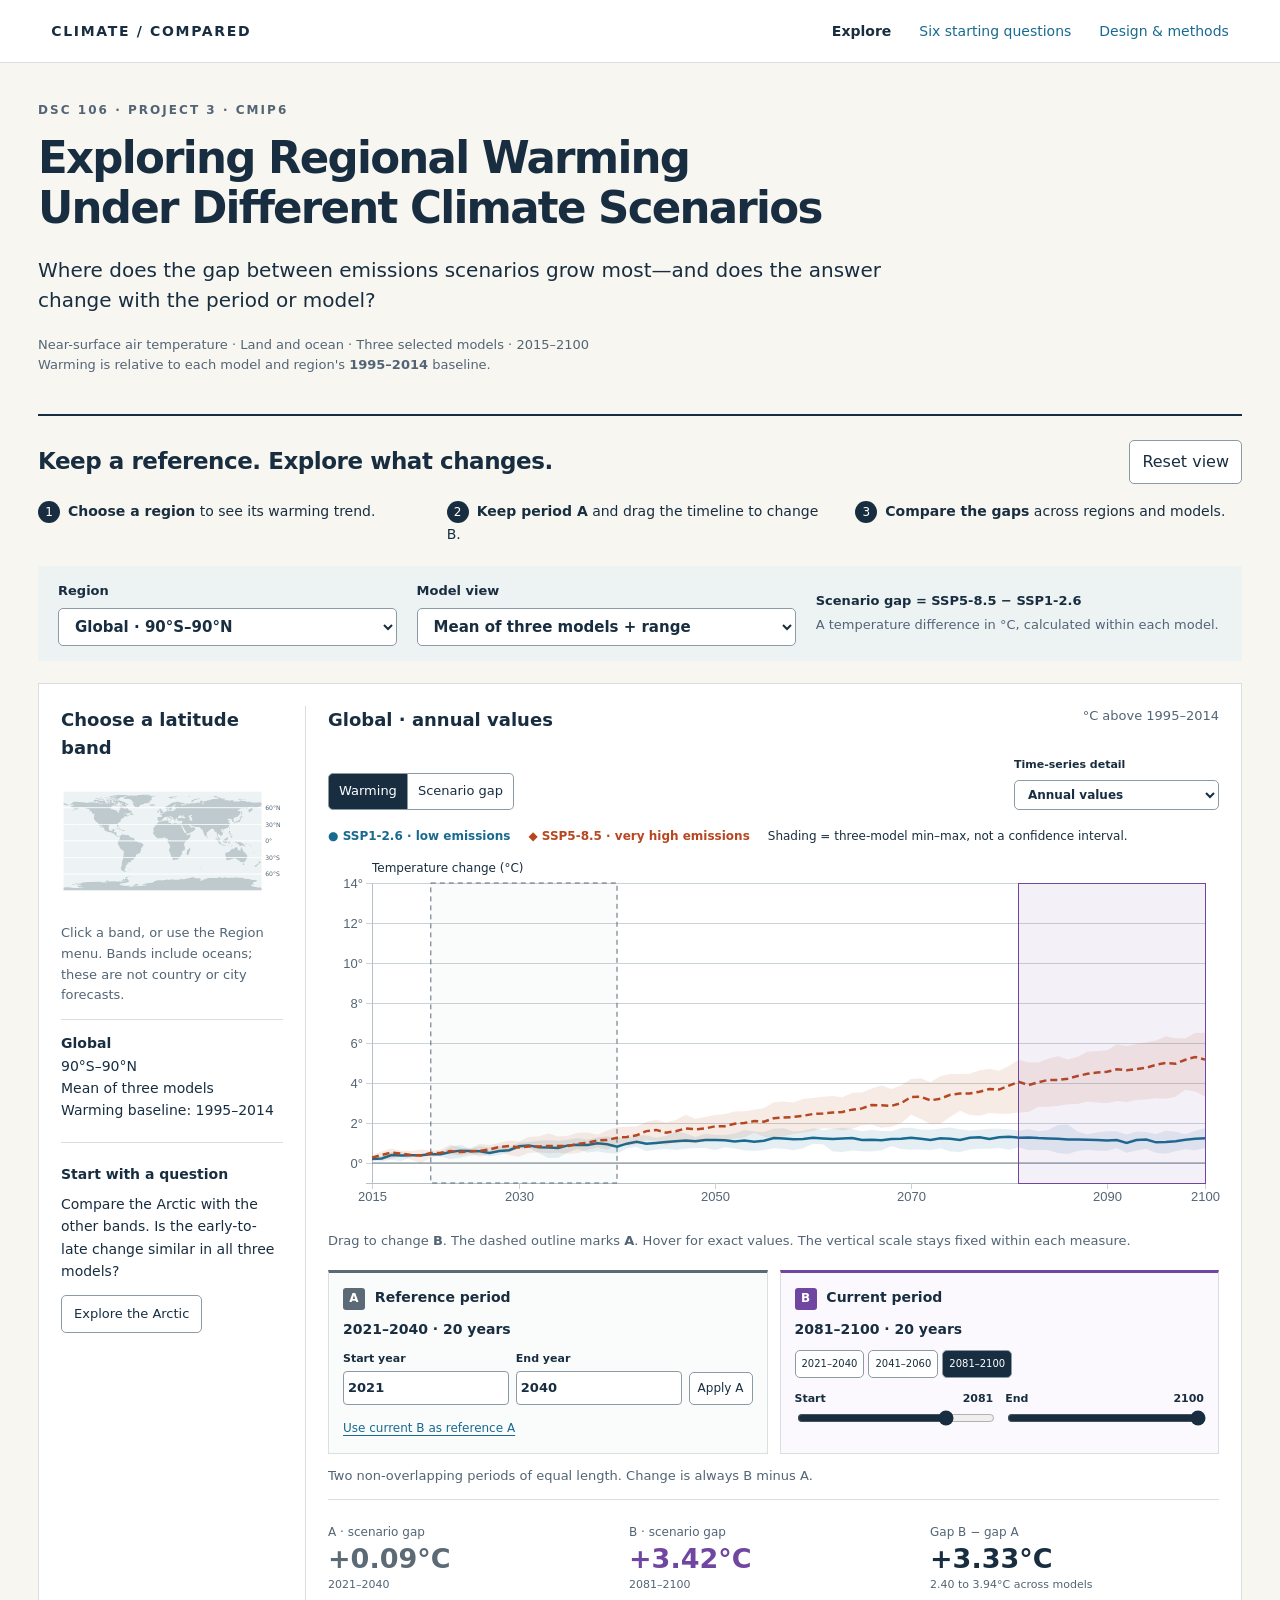
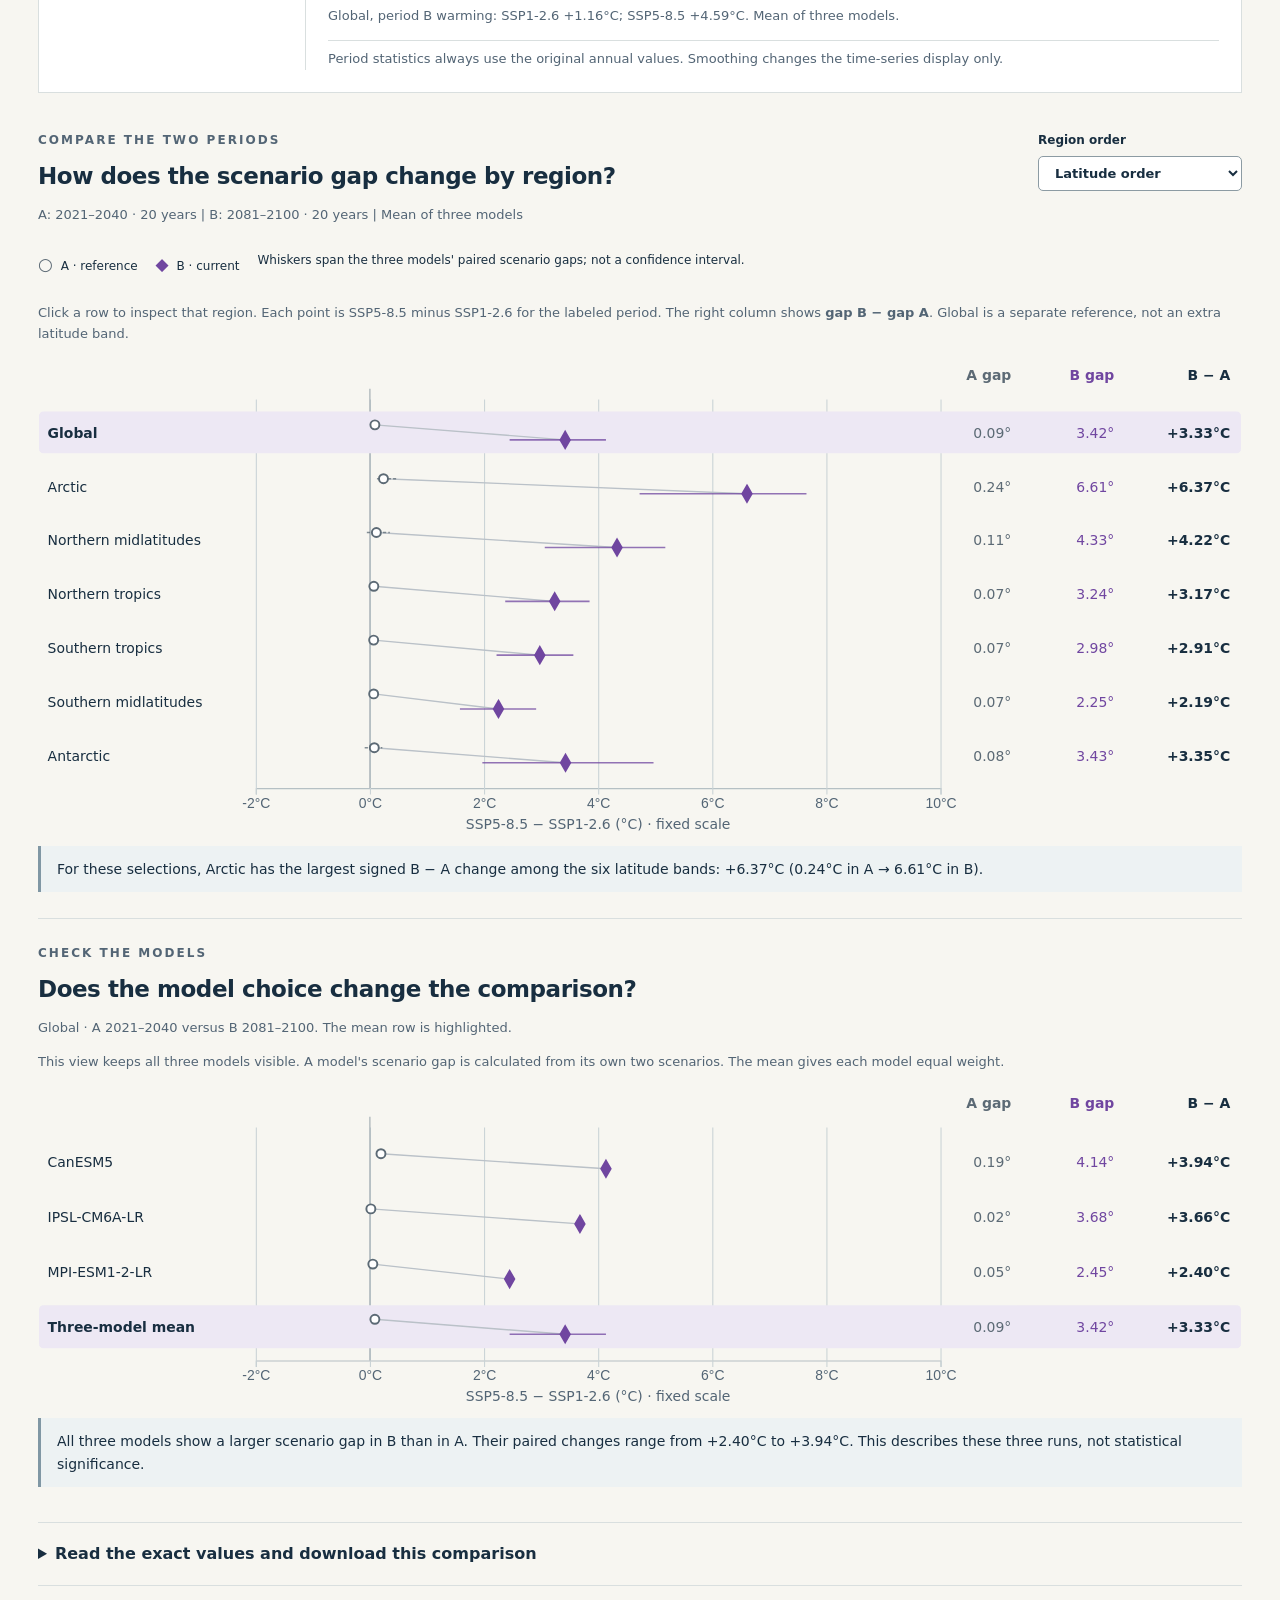
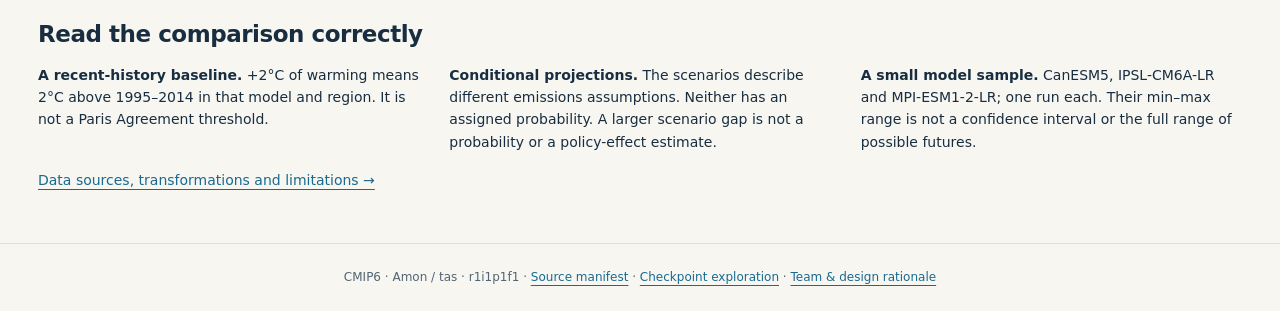
<file: index.html>
<!doctype html>
<html lang="en">
<head>
<meta charset="utf-8"><meta name="viewport" content="width=device-width, initial-scale=1">
<meta name="description" content="Explore how regional warming and the gap between CMIP6 emissions scenarios change across periods and models.">
<title>Exploring Regional Warming Under Different Climate Scenarios</title>
<link rel="icon" href="favicon.svg" type="image/svg+xml"><link rel="stylesheet" href="style.css">
<script defer src="vendor/d3.v7.min.js"></script><script defer src="vendor/topojson-client.min.js"></script><script defer src="climate-core.js"></script><script defer src="app.js"></script>
</head>
<body>
<a class="skip" href="#explore">Skip to visualization</a>
<header class="top"><a class="brand" href="index.html">CLIMATE / COMPARED</a><nav aria-label="Main"><a aria-current="page" href="index.html">Explore</a><a href="exploration.html">Six starting questions</a><a href="writeup.html">Design &amp; methods</a></nav></header>
<main>
<section class="hero"><p class="eyebrow">DSC 106 · PROJECT 3 · CMIP6</p><h1>Exploring Regional Warming<br>Under Different Climate Scenarios</h1><p class="intro">Where does the gap between emissions scenarios grow most—and does the answer change with the period or model?</p><p class="scope">Near-surface air temperature · Land and ocean · Three selected models · 2015–2100<br>Warming is relative to each model and region's <strong>1995–2014</strong> baseline.</p></section>
<section id="explore" aria-labelledby="explore-title">
<div class="section-head"><h2 id="explore-title">Keep a reference. Explore what changes.</h2><button id="reset" type="button">Reset view</button></div>
<ol class="explore-steps"><li><strong>Choose a region</strong> to see its warming trend.</li><li><strong>Keep period A</strong> and drag the timeline to change B.</li><li><strong>Compare the gaps</strong> across regions and models.</li></ol>
<p id="load-status" role="status">Loading the CMIP6 subset…</p>
<div class="controls final-controls"><label>Region<select id="region"></select></label><label>Model view<select id="model"><option value="mean">Mean of three models + range</option></select></label><div class="baseline-note"><strong>Scenario gap = SSP5-8.5 − SSP1-2.6</strong><span>A temperature difference in °C, calculated within each model.</span></div></div>
<div class="workspace">
<aside><h3>Choose a latitude band</h3><svg id="map" viewBox="0 0 400 250" role="group" aria-label="World map with selectable latitude bands"></svg><p class="small">Click a band, or use the Region menu. Bands include oceans; these are not country or city forecasts.</p><div id="region-facts"></div><div class="try"><strong>Start with a question</strong><p>Compare the Arctic with the other bands. Is the early-to-late change similar in all three models?</p><button id="try-arctic" type="button">Explore the Arctic</button></div></aside>
<article class="chart-panel">
<div class="chart-heading"><h3 id="line-title">Warming through time</h3><span id="timeline-unit">°C above 1995–2014</span></div>
<div class="timeline-controls"><div class="segmented" role="group" aria-label="Timeline measure"><button type="button" data-measure="warming" aria-pressed="true">Warming</button><button type="button" data-measure="gap" aria-pressed="false">Scenario gap</button></div><label class="detail-label">Time-series detail<select id="smoothing"><option value="annual">Annual values</option><option value="smooth">10-year trailing average</option></select></label></div>
<div id="timeline-legend" class="legend"></div>
<svg id="timeline" viewBox="0 0 860 360" role="img" aria-label="Temperature anomaly time series"></svg>
<p class="small">Drag to change <strong>B</strong>. The dashed outline marks <strong>A</strong>. Hover for exact values. The vertical scale stays fixed within each measure.</p>
<div class="period-cards">
<section class="period-card reference-card" aria-labelledby="reference-heading"><h4 id="reference-heading"><span class="period-token reference-token">A</span> Reference period</h4><p id="reference-label" class="period-label"></p><form id="reference-form" class="reference-form"><label>Start year<input id="a-start" type="number" min="2015" max="2100" step="1" value="2021" required></label><label>End year<input id="a-end" type="number" min="2015" max="2100" step="1" value="2040" required></label><button type="submit">Apply A</button></form><button id="pin-reference" class="text-button" type="button">Use current B as reference A</button><p id="reference-error" class="small form-error" role="alert" hidden></p></section>
<section class="period-card current-card" aria-labelledby="current-heading"><h4 id="current-heading"><span class="period-token current-token">B</span> Current period</h4><p id="period-label" class="period-label"></p><div class="presets"><button type="button" data-period="2021,2040">2021–2040</button><button type="button" data-period="2041,2060">2041–2060</button><button type="button" data-period="2081,2100">2081–2100</button></div><div class="sliders"><label for="start">Start <output id="start-out"></output><input id="start" type="range" min="2015" max="2100" value="2081"></label><label for="end">End <output id="end-out"></output><input id="end" type="range" min="2015" max="2100" value="2100"></label></div></section>
</div>
<p id="period-notice" class="small period-notice"></p>
<div id="summary" class="summary" aria-live="polite"></div><p id="current-warming" class="small"></p>
<p class="small calculation-note">Period statistics always use the original annual values. Smoothing changes the time-series display only.</p>
</article>
</div>
<section class="comparison" aria-labelledby="comparison-title"><div class="chart-heading"><div><p class="eyebrow">COMPARE THE TWO PERIODS</p><h2 id="comparison-title">How does the scenario gap change by region?</h2></div><label class="sort-label">Region order<select id="sort"><option value="latitude">Latitude order</option><option value="change">Largest B − A change</option></select></label></div><p id="comparison-period" class="small"></p><div class="legend period-legend"><span><b class="reference-ink">○</b> A · reference</span><span><b class="current-ink">◆</b> B · current</span><span>Whiskers span the three models' paired scenario gaps; not a confidence interval.</span></div><p class="small">Click a row to inspect that region. Each point is SSP5-8.5 minus SSP1-2.6 for the labeled period. The right column shows <strong>gap B − gap A</strong>. Global is a separate reference, not an extra latitude band.</p><div class="chart-scroll" tabindex="0" aria-label="Regional comparison; scroll horizontally on small screens"><svg id="comparison" viewBox="0 0 1120 440" role="group" aria-label="Regional scenario gaps in periods A and B"></svg></div><p id="comparison-insight" class="comparison-insight" aria-live="polite"></p></section>
<section class="model-section" aria-labelledby="model-title"><div class="chart-heading"><div><p class="eyebrow">CHECK THE MODELS</p><h2 id="model-title">Does the model choice change the comparison?</h2></div></div><p id="model-context" class="small"></p><p class="small">This view keeps all three models visible. A model's scenario gap is calculated from its own two scenarios. The mean gives each model equal weight.</p><div class="chart-scroll" tabindex="0" aria-label="Model comparison; scroll horizontally on small screens"><svg id="model-comparison" viewBox="0 0 1120 295" role="img" aria-label="Scenario gaps in periods A and B for each model"></svg></div><p id="model-insight" class="comparison-insight"></p></section>
<details class="data-details"><summary>Read the exact values and download this comparison</summary><div id="table-wrap"></div><button id="download" type="button">Download A/B comparison CSV</button> <a href="data/climate.csv" download>Download all annual values</a><p class="small">Values are rounded here; the CSV keeps additional decimal places. The comparison CSV includes both periods, each model and their mean, and the signed change.</p></details>
</section>
<section class="method-strip"><h2>Read the comparison correctly</h2><div><p><strong>A recent-history baseline.</strong> +2°C of warming means 2°C above 1995–2014 in that model and region. It is not a Paris Agreement threshold.</p><p><strong>Conditional projections.</strong> The scenarios describe different emissions assumptions. Neither has an assigned probability. A larger scenario gap is not a probability or a policy-effect estimate.</p><p><strong>A small model sample.</strong> CanESM5, IPSL-CM6A-LR and MPI-ESM1-2-LR; one run each. Their min–max range is not a confidence interval or the full range of possible futures.</p></div><a href="writeup.html#methods">Data sources, transformations and limitations →</a></section>
</main>
<footer>CMIP6 · Amon / tas · r1i1p1f1 · <a href="data/provenance.json">Source manifest</a> · <a href="exploration.html">Checkpoint exploration</a> · <a href="writeup.html">Team &amp; design rationale</a></footer>
<div id="tooltip" role="status" class="tooltip" hidden></div>
</body></html>
</file>
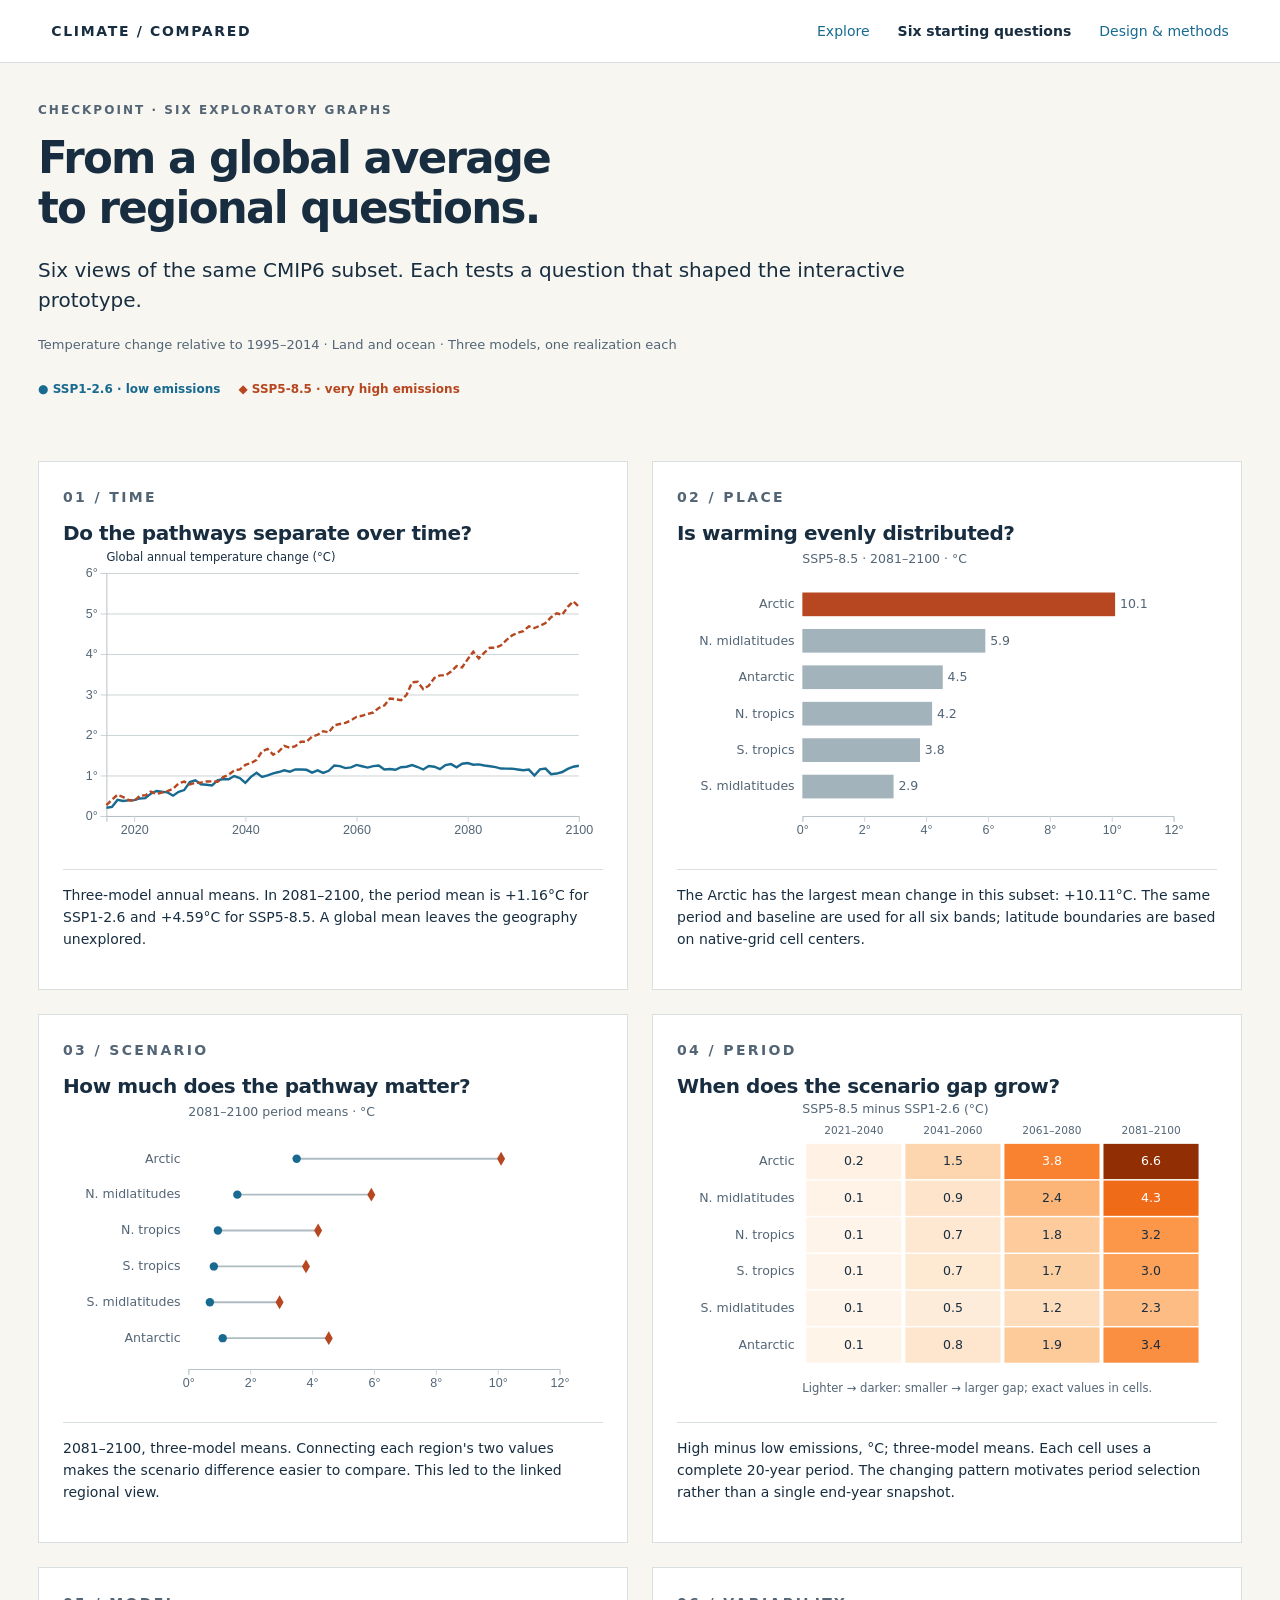
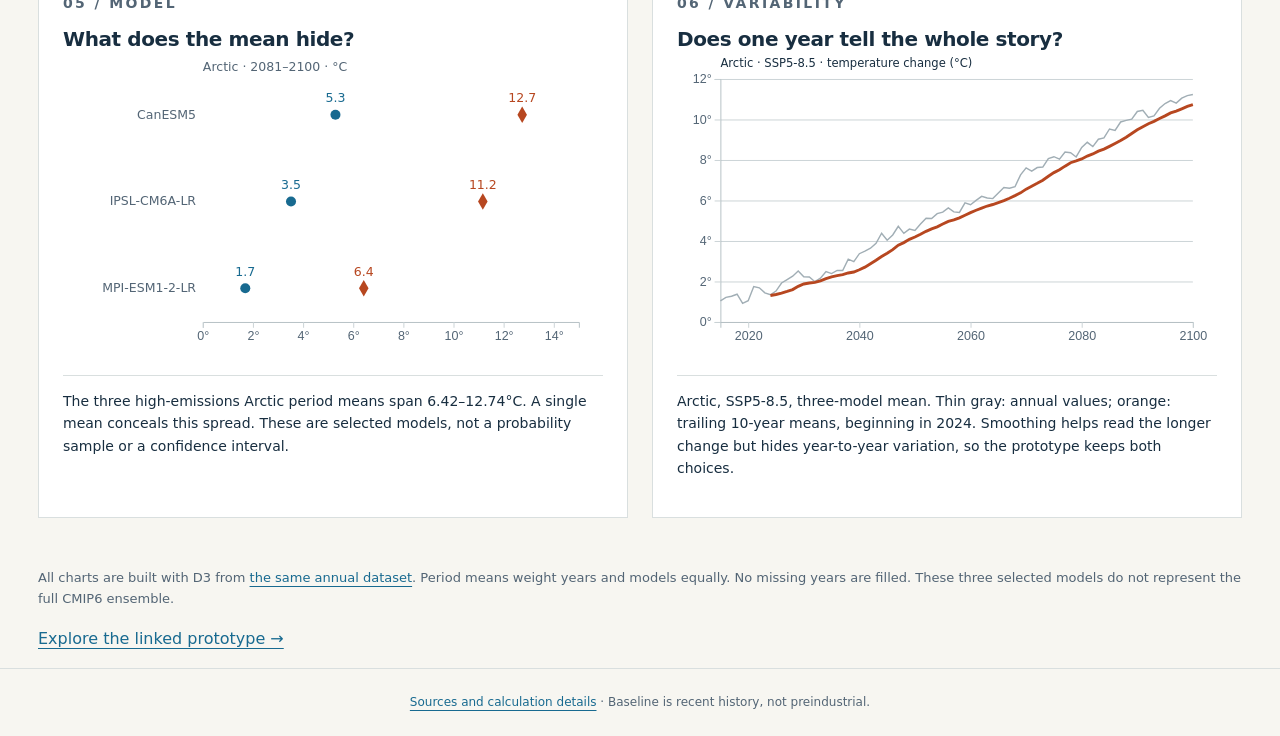
<file: exploration.html>
<!doctype html><html lang="en"><head><link rel="icon" href="favicon.svg" type="image/svg+xml"><meta charset="utf-8"><meta name="viewport" content="width=device-width,initial-scale=1"><title>Six starting questions · Regional warming</title><link rel="stylesheet" href="style.css"><script defer src="vendor/d3.v7.min.js"></script><script defer src="climate-core.js"></script><script defer src="exploration.js"></script></head><body><header class="top"><a class="brand" href="index.html">CLIMATE / COMPARED</a><nav aria-label="Main"><a href="index.html">Explore</a><a aria-current="page" href="exploration.html">Six starting questions</a><a href="writeup.html">Design & methods</a></nav></header><main><section class="hero"><p class="eyebrow">CHECKPOINT · SIX EXPLORATORY GRAPHS</p><h1>From a global average<br>to regional questions.</h1><p class="intro">Six views of the same CMIP6 subset. Each tests a question that shaped the interactive prototype.</p><p class="scope">Temperature change relative to 1995–2014 · Land and ocean · Three models, one realization each</p><div class="legend"><span class="low">● SSP1-2.6 · low emissions</span><span class="high">◆ SSP5-8.5 · very high emissions</span></div></section><p id="load-status" role="status">Loading exploratory views…</p><div class="exploration-grid">
<article class="explore-card" id="e1"><p class="eyebrow">01 / TIME</p><h2>Do the pathways separate over time?</h2><svg id="eda1" viewBox="0 0 560 320" role="img" aria-label="Global warming under two scenarios"></svg><p class="takeaway" id="note1"></p></article>
<article class="explore-card" id="e2"><p class="eyebrow">02 / PLACE</p><h2>Is warming evenly distributed?</h2><svg id="eda2" viewBox="0 0 560 320" role="img" aria-label="Regional warming in the high emissions scenario"></svg><p class="takeaway" id="note2"></p></article>
<article class="explore-card" id="e3"><p class="eyebrow">03 / SCENARIO</p><h2>How much does the pathway matter?</h2><svg id="eda3" viewBox="0 0 560 320" role="img" aria-label="Regional low versus high emissions paired comparison"></svg><p class="takeaway">2081–2100, three-model means. Connecting each region's two values makes the scenario difference easier to compare. This led to the linked regional view.</p></article>
<article class="explore-card" id="e4"><p class="eyebrow">04 / PERIOD</p><h2>When does the scenario gap grow?</h2><svg id="eda4" viewBox="0 0 560 320" role="img" aria-label="Scenario difference across regions and four periods"></svg><p class="takeaway">High minus low emissions, °C; three-model means. Each cell uses a complete 20-year period. The changing pattern motivates period selection rather than a single end-year snapshot.</p></article>
<article class="explore-card" id="e5"><p class="eyebrow">05 / MODEL</p><h2>What does the mean hide?</h2><svg id="eda5" viewBox="0 0 560 320" role="img" aria-label="Arctic warming in each of three climate models"></svg><p class="takeaway" id="note5"></p></article>
<article class="explore-card" id="e6"><p class="eyebrow">06 / VARIABILITY</p><h2>Does one year tell the whole story?</h2><svg id="eda6" viewBox="0 0 560 320" role="img" aria-label="Annual and ten year averages for Arctic high emissions"></svg><p class="takeaway">Arctic, SSP5-8.5, three-model mean. Thin gray: annual values; orange: trailing 10-year means, beginning in 2024. Smoothing helps read the longer change but hides year-to-year variation, so the prototype keeps both choices.</p></article>
</div><p class="small">All charts are built with D3 from <a href="data/climate.csv">the same annual dataset</a>. Period means weight years and models equally. No missing years are filled. These three selected models do not represent the full CMIP6 ensemble.</p><p><a href="index.html">Explore the linked prototype →</a></p></main><footer><a href="writeup.html#methods">Sources and calculation details</a> · Baseline is recent history, not preindustrial.</footer></body></html>
</file>
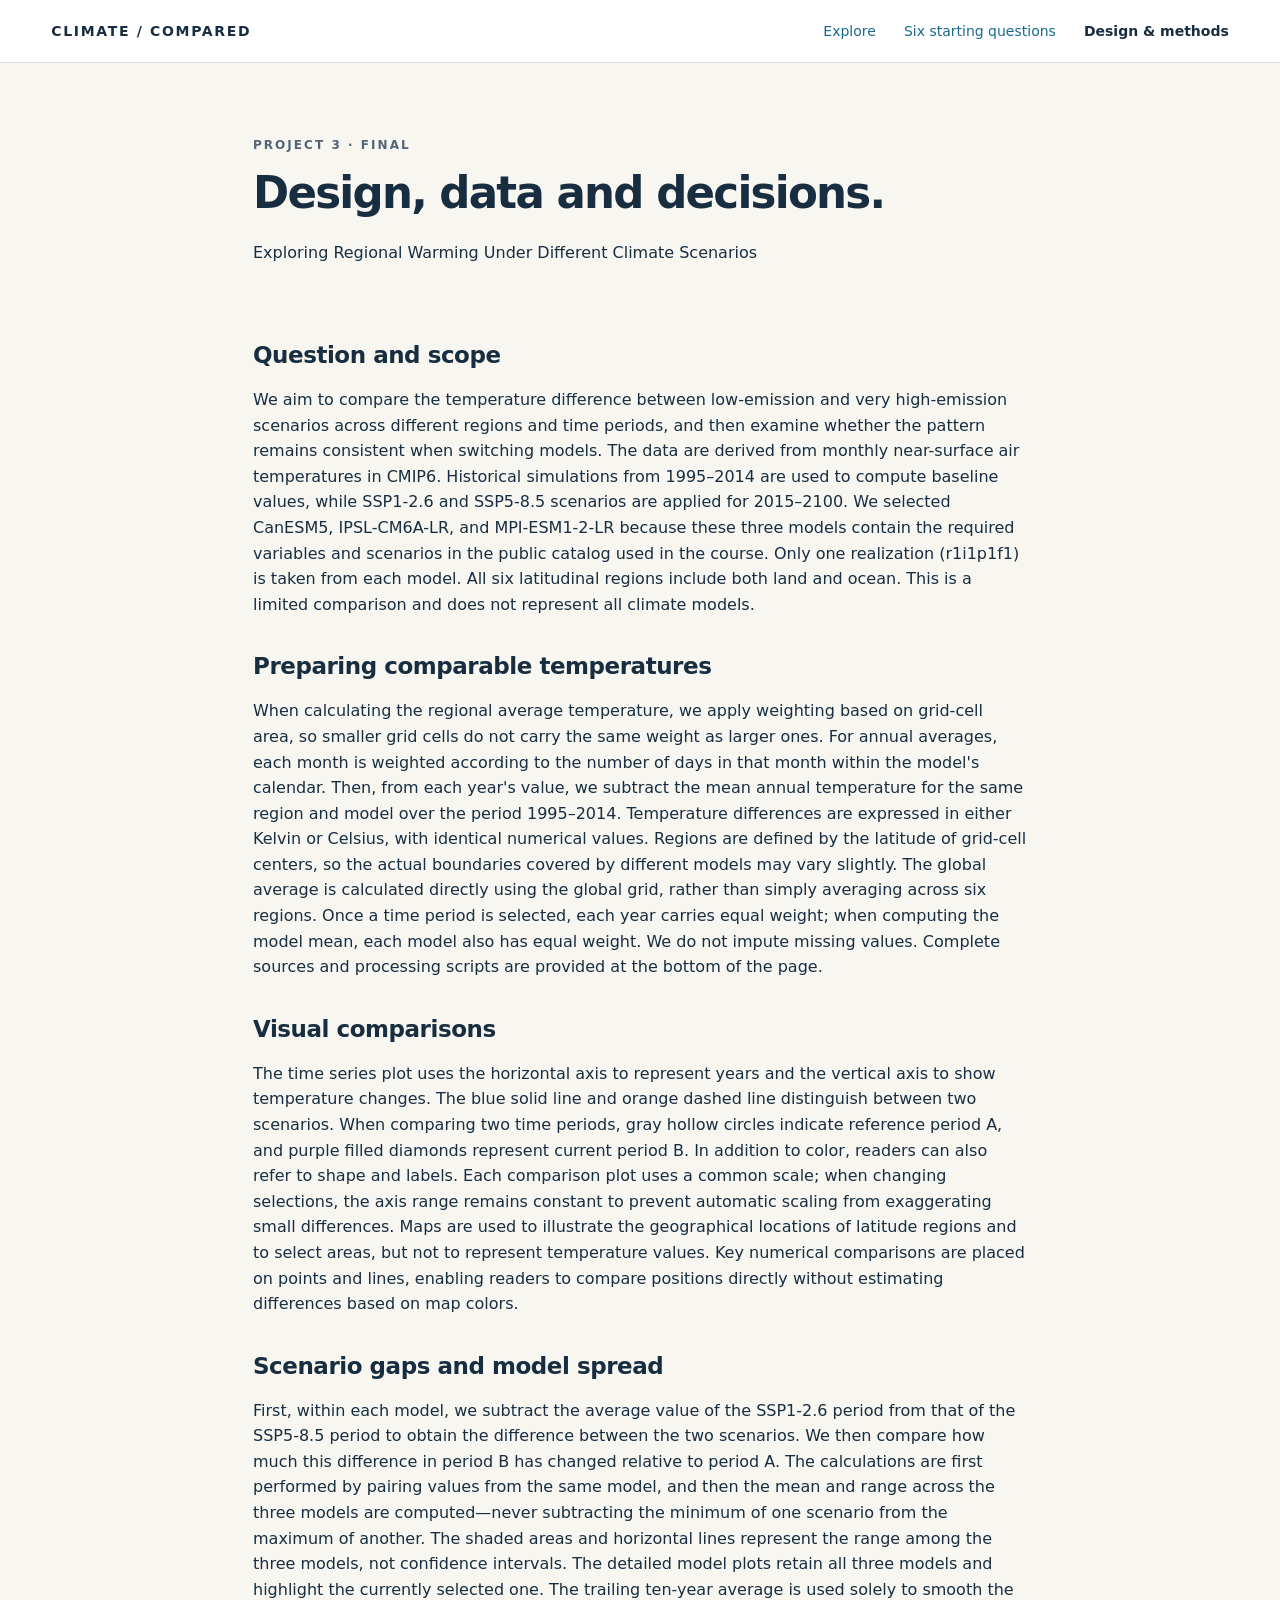
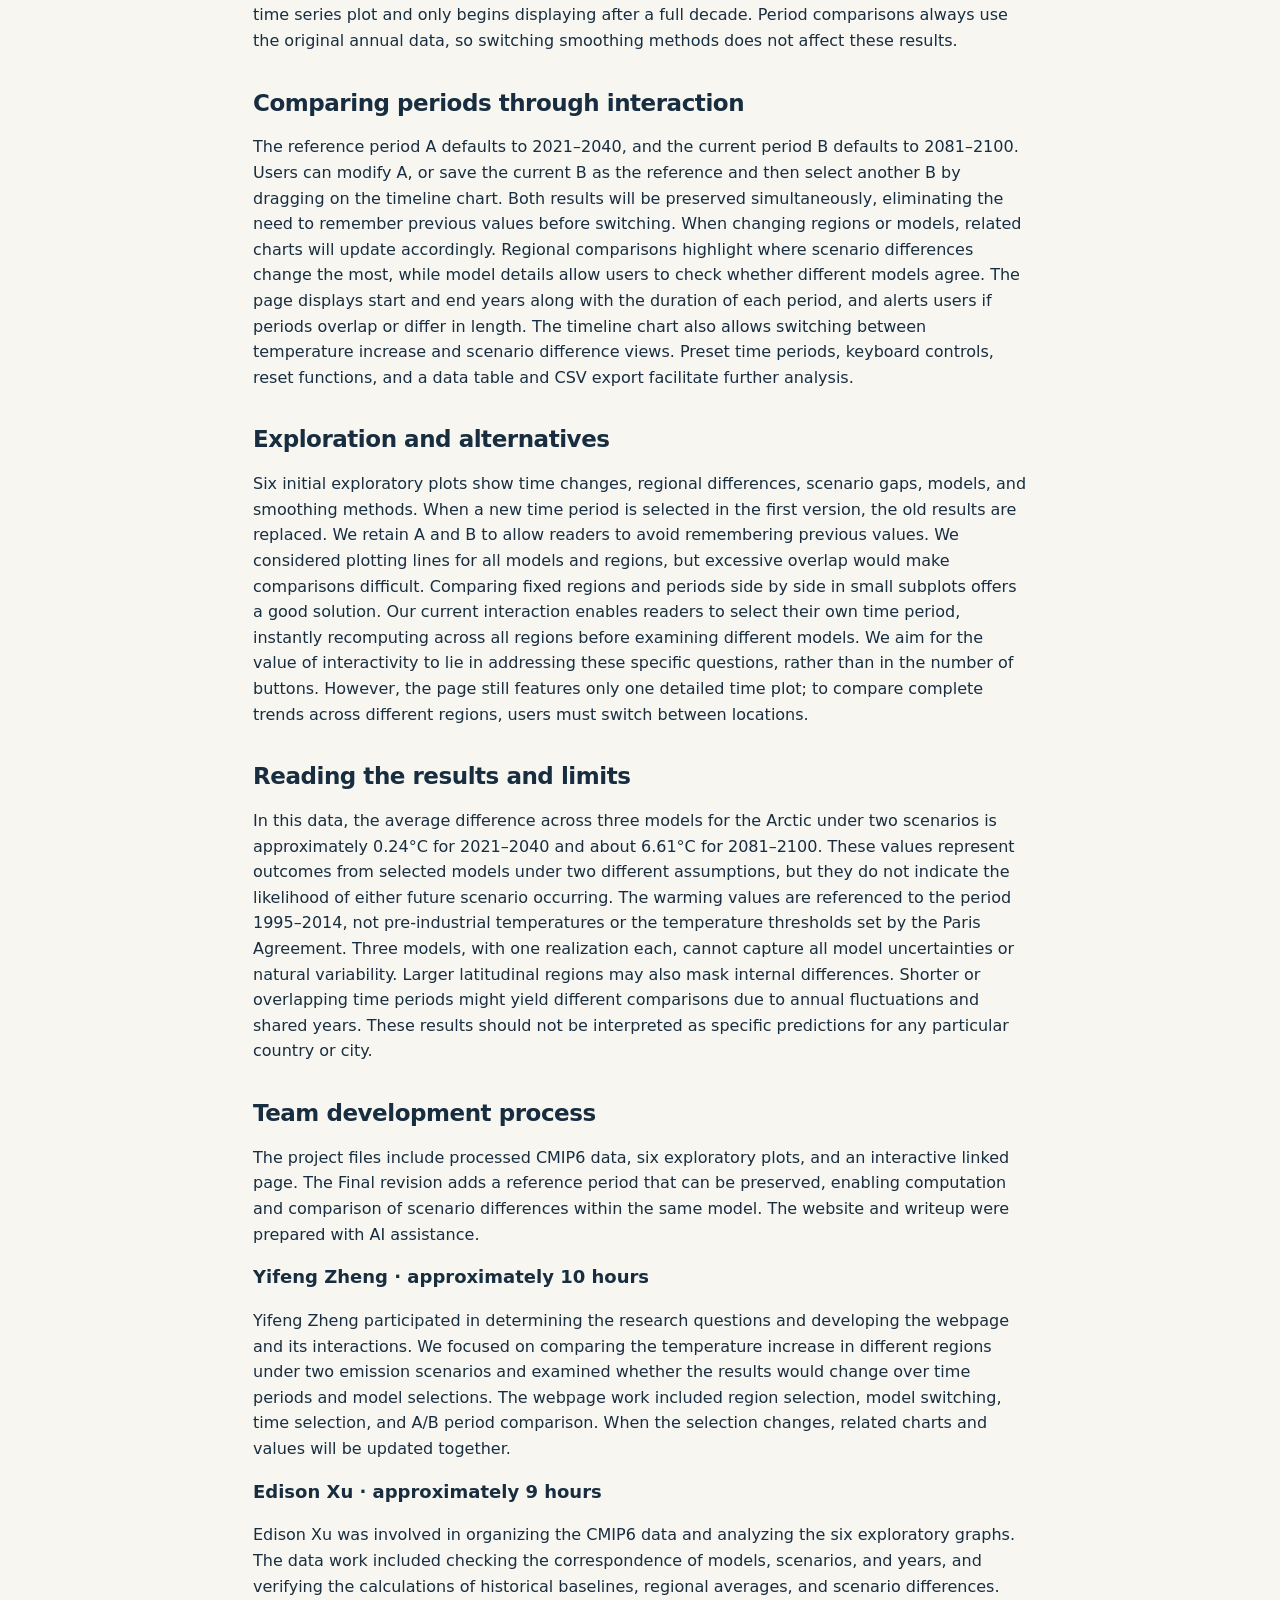
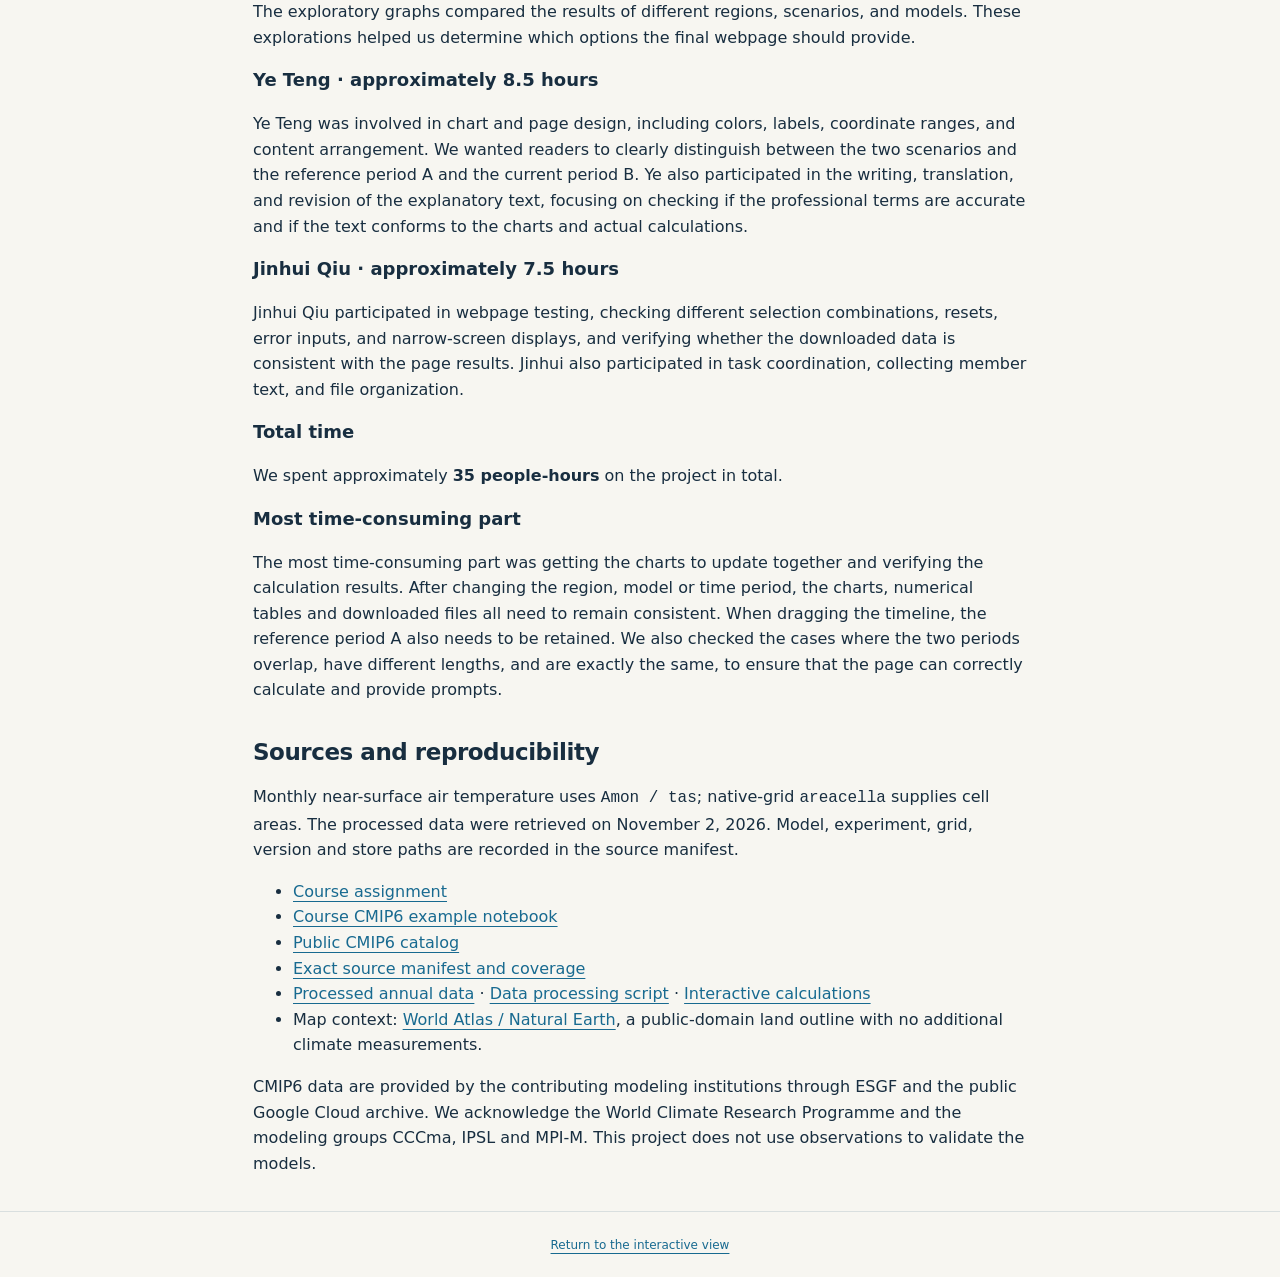
<file: writeup.html>
<!doctype html>
<html lang="en">
<head><meta charset="utf-8"><meta name="viewport" content="width=device-width,initial-scale=1"><title>Design and methods · Regional warming</title><link rel="icon" href="favicon.svg" type="image/svg+xml"><link rel="stylesheet" href="style.css"></head>
<body><a class="skip" href="#a1">Skip to writeup</a>
<header class="top"><a class="brand" href="index.html">CLIMATE / COMPARED</a><nav aria-label="Main"><a href="index.html">Explore</a><a href="exploration.html">Six starting questions</a><a aria-current="page" href="writeup.html">Design &amp; methods</a></nav></header>
<main class="writeup"><section class="hero"><p class="eyebrow">PROJECT 3 · FINAL</p><h1>Design, data and decisions.</h1><p>Exploring Regional Warming Under Different Climate Scenarios</p></section>
<section id="a1" data-paragraph="A1"><h2>Question and scope</h2><p>We aim to compare the temperature difference between low-emission and very high-emission scenarios across different regions and time periods, and then examine whether the pattern remains consistent when switching models. The data are derived from monthly near-surface air temperatures in CMIP6. Historical simulations from 1995–2014 are used to compute baseline values, while SSP1-2.6 and SSP5-8.5 scenarios are applied for 2015–2100. We selected CanESM5, IPSL-CM6A-LR, and MPI-ESM1-2-LR because these three models contain the required variables and scenarios in the public catalog used in the course. Only one realization (r1i1p1f1) is taken from each model. All six latitudinal regions include both land and ocean. This is a limited comparison and does not represent all climate models.</p>
</section>
<section id="a2" data-paragraph="A2"><h2>Preparing comparable temperatures</h2><p>When calculating the regional average temperature, we apply weighting based on grid-cell area, so smaller grid cells do not carry the same weight as larger ones. For annual averages, each month is weighted according to the number of days in that month within the model&#x27;s calendar. Then, from each year&#x27;s value, we subtract the mean annual temperature for the same region and model over the period 1995–2014. Temperature differences are expressed in either Kelvin or Celsius, with identical numerical values. Regions are defined by the latitude of grid-cell centers, so the actual boundaries covered by different models may vary slightly. The global average is calculated directly using the global grid, rather than simply averaging across six regions. Once a time period is selected, each year carries equal weight; when computing the model mean, each model also has equal weight. We do not impute missing values. Complete sources and processing scripts are provided at the bottom of the page.</p>
</section>
<section id="b1" data-paragraph="B1"><h2>Visual comparisons</h2><p>The time series plot uses the horizontal axis to represent years and the vertical axis to show temperature changes. The blue solid line and orange dashed line distinguish between two scenarios. When comparing two time periods, gray hollow circles indicate reference period A, and purple filled diamonds represent current period B. In addition to color, readers can also refer to shape and labels. Each comparison plot uses a common scale; when changing selections, the axis range remains constant to prevent automatic scaling from exaggerating small differences. Maps are used to illustrate the geographical locations of latitude regions and to select areas, but not to represent temperature values. Key numerical comparisons are placed on points and lines, enabling readers to compare positions directly without estimating differences based on map colors.</p>
</section>
<section id="b2" data-paragraph="B2"><h2>Scenario gaps and model spread</h2><p>First, within each model, we subtract the average value of the SSP1-2.6 period from that of the SSP5-8.5 period to obtain the difference between the two scenarios. We then compare how much this difference in period B has changed relative to period A. The calculations are first performed by pairing values from the same model, and then the mean and range across the three models are computed—never subtracting the minimum of one scenario from the maximum of another. The shaded areas and horizontal lines represent the range among the three models, not confidence intervals. The detailed model plots retain all three models and highlight the currently selected one. The trailing ten-year average is used solely to smooth the time series plot and only begins displaying after a full decade. Period comparisons always use the original annual data, so switching smoothing methods does not affect these results.</p>
</section>
<section id="c1" data-paragraph="C1"><h2>Comparing periods through interaction</h2><p>The reference period A defaults to 2021–2040, and the current period B defaults to 2081–2100. Users can modify A, or save the current B as the reference and then select another B by dragging on the timeline chart. Both results will be preserved simultaneously, eliminating the need to remember previous values before switching. When changing regions or models, related charts will update accordingly. Regional comparisons highlight where scenario differences change the most, while model details allow users to check whether different models agree. The page displays start and end years along with the duration of each period, and alerts users if periods overlap or differ in length. The timeline chart also allows switching between temperature increase and scenario difference views. Preset time periods, keyboard controls, reset functions, and a data table and CSV export facilitate further analysis.</p>
</section>
<section id="c2" data-paragraph="C2"><h2>Exploration and alternatives</h2><p>Six initial exploratory plots show time changes, regional differences, scenario gaps, models, and smoothing methods. When a new time period is selected in the first version, the old results are replaced. We retain A and B to allow readers to avoid remembering previous values. We considered plotting lines for all models and regions, but excessive overlap would make comparisons difficult. Comparing fixed regions and periods side by side in small subplots offers a good solution. Our current interaction enables readers to select their own time period, instantly recomputing across all regions before examining different models. We aim for the value of interactivity to lie in addressing these specific questions, rather than in the number of buttons. However, the page still features only one detailed time plot; to compare complete trends across different regions, users must switch between locations.</p>
</section>
<section id="d1" data-paragraph="D1"><h2>Reading the results and limits</h2><p>In this data, the average difference across three models for the Arctic under two scenarios is approximately 0.24°C for 2021–2040 and about 6.61°C for 2081–2100. These values represent outcomes from selected models under two different assumptions, but they do not indicate the likelihood of either future scenario occurring. The warming values are referenced to the period 1995–2014, not pre-industrial temperatures or the temperature thresholds set by the Paris Agreement. Three models, with one realization each, cannot capture all model uncertainties or natural variability. Larger latitudinal regions may also mask internal differences. Shorter or overlapping time periods might yield different comparisons due to annual fluctuations and shared years. These results should not be interpreted as specific predictions for any particular country or city.</p>
</section>
<section id="d2" data-paragraph="D2"><h2>Team development process</h2>
<p>The project files include processed CMIP6 data, six exploratory plots, and an interactive linked page. The Final revision adds a reference period that can be preserved, enabling computation and comparison of scenario differences within the same model. The website and writeup were prepared with AI assistance.</p>
<h3>Yifeng Zheng · approximately 10 hours</h3>
<p>Yifeng Zheng participated in determining the research questions and developing the webpage and its interactions. We focused on comparing the temperature increase in different regions under two emission scenarios and examined whether the results would change over time periods and model selections. The webpage work included region selection, model switching, time selection, and A/B period comparison. When the selection changes, related charts and values will be updated together.</p>
<h3>Edison Xu · approximately 9 hours</h3>
<p>Edison Xu was involved in organizing the CMIP6 data and analyzing the six exploratory graphs. The data work included checking the correspondence of models, scenarios, and years, and verifying the calculations of historical baselines, regional averages, and scenario differences. The exploratory graphs compared the results of different regions, scenarios, and models. These explorations helped us determine which options the final webpage should provide.</p>
<h3>Ye Teng · approximately 8.5 hours</h3>
<p>Ye Teng was involved in chart and page design, including colors, labels, coordinate ranges, and content arrangement. We wanted readers to clearly distinguish between the two scenarios and the reference period A and the current period B. Ye also participated in the writing, translation, and revision of the explanatory text, focusing on checking if the professional terms are accurate and if the text conforms to the charts and actual calculations.</p>
<h3>Jinhui Qiu · approximately 7.5 hours</h3>
<p>Jinhui Qiu participated in webpage testing, checking different selection combinations, resets, error inputs, and narrow-screen displays, and verifying whether the downloaded data is consistent with the page results. Jinhui also participated in task coordination, collecting member text, and file organization.</p>
<h3>Total time</h3>
<p>We spent approximately <strong>35 people-hours</strong> on the project in total.</p>
<h3>Most time-consuming part</h3>
<p>The most time-consuming part was getting the charts to update together and verifying the calculation results. After changing the region, model or time period, the charts, numerical tables and downloaded files all need to remain consistent. When dragging the timeline, the reference period A also needs to be retained. We also checked the cases where the two periods overlap, have different lengths, and are exactly the same, to ensure that the page can correctly calculate and provide prompts.</p>
</section>
<section id="methods"><h2>Sources and reproducibility</h2><p>Monthly near-surface air temperature uses <code>Amon / tas</code>; native-grid <code>areacella</code> supplies cell areas. The processed data were retrieved on November 2, 2026. Model, experiment, grid, version and store paths are recorded in the source manifest.</p>
<ul><li><a href="https://dsc106.com/projects/project3/">Course assignment</a></li><li><a href="https://github.com/dsc-courses/dsc106-2025-fa/blob/main/lectures/climate-lecture/CMIP%20basic_search_and_load-colab.ipynb">Course CMIP6 example notebook</a></li><li><a href="https://storage.googleapis.com/cmip6/cmip6-zarr-consolidated-stores.csv">Public CMIP6 catalog</a></li><li><a href="data/provenance.json">Exact source manifest and coverage</a></li><li><a href="data/climate.csv" download>Processed annual data</a> · <a href="scripts/build_data.py">Data processing script</a> · <a href="climate-core.js">Interactive calculations</a></li><li>Map context: <a href="https://github.com/topojson/world-atlas">World Atlas / Natural Earth</a>, a public-domain land outline with no additional climate measurements.</li></ul>
<p>CMIP6 data are provided by the contributing modeling institutions through ESGF and the public Google Cloud archive. We acknowledge the World Climate Research Programme and the modeling groups CCCma, IPSL and MPI-M. This project does not use observations to validate the models.</p></section>
</main><footer><a href="index.html">Return to the interactive view</a></footer></body></html>
</file>
<file: style.css>
:root{--ink:#182e40;--muted:#536575;--blue:#186a90;--orange:#b74720;--paper:#f7f6f1;--line:#d9dfdf;--white:#fff;--wash:#edf2f3}*{box-sizing:border-box}body{margin:0;color:var(--ink);background:var(--paper);font:16px/1.6 system-ui,-apple-system,"Segoe UI",sans-serif}a{color:var(--blue);text-underline-offset:4px}button,select,input{font:inherit}button,select{color:var(--ink);background:white;border:1px solid #8c9ba3;border-radius:5px;padding:8px 12px}button{cursor:pointer}button:hover{background:#e7eff2}button:focus-visible,a:focus-visible,select:focus-visible,input:focus-visible,svg [tabindex]:focus{outline:3px solid #126b96;outline-offset:4px}button.active{background:var(--ink);color:white}.top{display:flex;justify-content:space-between;align-items:center;padding:20px 4vw;border-bottom:1px solid var(--line);gap:20px;background:#fff}.brand{font-weight:800;letter-spacing:.12em;font-size:14px;color:var(--ink);text-decoration:none}nav{display:flex;gap:28px;font-size:14px}nav a{text-decoration:none}nav [aria-current]{font-weight:750;color:var(--ink)}main{max-width:1320px;margin:auto;padding:0 38px}.hero{padding:52px 0 35px;max-width:1060px}.eyebrow{font-size:12px;font-weight:800;letter-spacing:.17em;color:var(--muted);margin:0 0 12px}h1{font-size:clamp(30px,3.4vw,48px);line-height:1.15;letter-spacing:-.04em;margin:12px 0 22px;font-weight:740}h2{font-size:23px;line-height:1.3;letter-spacing:-.02em;margin:0}h3{font-size:18px;margin:0 0 8px}.intro{font-size:20px;line-height:1.5;max-width:880px}.scope,.small{font-size:13px;color:var(--muted)}.section-head,.chart-heading{display:flex;align-items:center;justify-content:space-between;gap:16px}.section-head{border-top:2px solid var(--ink);padding:24px 0 16px}.controls{display:grid;grid-template-columns:1fr 1.2fr 1fr;gap:20px;padding:15px 20px;background:var(--wash)}label{font-size:13px;font-weight:650}select{width:100%;display:block;margin-top:6px;font-size:15px}.legend{display:flex;flex-wrap:wrap;gap:10px 25px;padding:19px 0;font-size:13px}.low{color:var(--blue);font-weight:750}.high{color:var(--orange);font-weight:750}.workspace{display:grid;grid-template-columns:300px 1fr;gap:28px;background:white;border:1px solid var(--line);padding:24px}.workspace aside{padding-right:22px;border-right:1px solid var(--line)}svg{display:block;width:100%;height:auto;overflow:visible}svg text{font-family:inherit;font-size:13px;fill:var(--muted)}svg .axis-title{font-size:12px;fill:var(--ink)}.grid .domain{display:none}.grid line{stroke:#e3e8e9}.domain{stroke:#b5c0c4}.tick line{stroke:#cad3d6}.chart-heading span,.chart-heading>p{font-size:13px;color:var(--muted)}.chart-heading{align-items:flex-start}.try{border-top:1px solid var(--line);margin-top:20px;padding-top:20px;font-size:14px}.try p{margin:8px 0 12px}.try button{font-size:13px}#region-facts{font-size:14px;border-top:1px solid var(--line);padding-top:12px}.period-head{display:flex;justify-content:space-between;align-items:center;gap:12px;margin-top:16px}.presets{display:flex;gap:5px;flex-wrap:wrap}.presets button{font-size:11px;padding:5px 8px}.sliders{display:grid;grid-template-columns:1fr 1fr;gap:24px;margin:14px 0}.sliders input{display:block;width:100%;accent-color:var(--ink)}output{float:right}.summary{display:grid;grid-template-columns:1fr 1fr 1fr;border-top:1px solid var(--line);padding-top:18px;gap:12px}.metric strong{display:block;font-size:29px;line-height:1.2;font-weight:700}.metric span{font-size:12px;color:var(--muted)}.metric em{font-size:12px;display:block;font-style:normal}.comparison{padding:38px 0 16px}.row-hit{cursor:pointer}.data-details{border-block:1px solid var(--line);padding:18px 0}summary{cursor:pointer;font-weight:650}table{width:100%;border-collapse:collapse;font-size:13px;margin:20px 0}th,td{text-align:left;padding:9px;border-bottom:1px solid var(--line)}th{background:var(--wash)}#table-wrap{overflow:auto}table caption{text-align:left;color:var(--muted);padding:10px 0}.method-strip{padding:34px 0 50px}.method-strip>div{display:grid;grid-template-columns:repeat(3,1fr);gap:30px;font-size:14px}.method-strip>a{font-size:14px}footer{border-top:1px solid var(--line);padding:24px;text-align:center;font-size:12px;color:var(--muted)}.tooltip{position:fixed;z-index:30;max-width:330px;pointer-events:none;background:#172e40;color:white;border-radius:6px;padding:12px 16px;font-size:13px;box-shadow:0 4px 16px #0003;white-space:pre-line}.skip{position:absolute;left:-1000px}.skip:focus{left:16px;top:8px;z-index:99;background:white;padding:10px}.exploration-grid{display:grid;grid-template-columns:1fr 1fr;gap:24px;margin:24px 0 50px}.explore-card{background:white;border:1px solid var(--line);padding:24px}.explore-card h2{font-size:20px}.explore-card p{font-size:14px}.explore-card .takeaway{border-top:1px solid var(--line);padding-top:14px}.writeup{max-width:850px}.writeup section{margin:35px 0}.writeup p{max-width:76ch}.draft-note{padding:14px 18px;background:#fff1d9;border-left:3px solid #a96b13;font-size:14px}.error{color:#982a10;background:#fff0e7;padding:14px}.scene path,.scene line{vector-effect:non-scaling-stroke}@media(max-width:900px){main{padding:0 20px}.workspace{grid-template-columns:1fr;padding:18px}.workspace aside{display:grid;grid-template-columns:1fr 1fr;gap:10px 20px;border:0;padding:0}.workspace aside h3{grid-column:1/-1}#map{grid-row:2/5}.try{grid-column:1/-1}.controls{grid-template-columns:1fr}.exploration-grid{grid-template-columns:1fr}.method-strip>div{grid-template-columns:1fr;gap:0}.top{align-items:flex-start;flex-direction:column;gap:10px}nav{gap:16px;flex-wrap:wrap}.hero{padding-top:30px}.period-head{flex-wrap:wrap}svg text{font-size:14px}}@media(max-width:520px){.workspace aside{display:block}.summary{gap:7px}.metric strong{font-size:24px}.section-head h2{font-size:19px}.chart-heading{flex-direction:column;gap:0}.explore-card{padding:15px}.comparison{overflow:hidden}#comparison{min-width:620px}.comparison{overflow-x:auto}.chart-panel{min-width:0}.workspace{padding:12px}.presets button{font-size:12px}nav{font-size:13px}.scope{line-height:1.8}.sliders{gap:15px}}
/* Final comparison workspace: A and B stay visible together. */
:root{--period-a:#5c6a75;--period-b:#7046a0}.hero{padding-top:38px;padding-bottom:25px}.explore-steps{display:grid;grid-template-columns:repeat(3,1fr);gap:22px;margin:0 0 20px;padding:0;list-style:none;font-size:14px;counter-reset:steps}.explore-steps li{counter-increment:steps}.explore-steps li::before{content:counter(steps);display:inline-grid;place-content:center;background:var(--ink);color:white;width:22px;height:22px;border-radius:50%;font-size:12px;margin-right:8px}.final-controls{margin-bottom:22px;grid-template-columns:1fr 1.12fr 1.2fr;align-items:center}.baseline-note{font-size:13px;line-height:1.45}.baseline-note span{display:block;margin-top:5px;color:var(--muted)}.workspace{grid-template-columns:245px minmax(0,1fr);gap:22px;padding:22px}.chart-panel{min-width:0}.timeline-controls{display:flex;align-items:end;justify-content:space-between;gap:14px;margin:14px 0 5px}.segmented{display:flex;align-items:center;gap:0}.segmented button{font-size:13px;border-radius:0;white-space:nowrap;padding:7px 10px}.segmented button:first-child{border-radius:5px 0 0 5px}.segmented button:last-child{border-radius:0 5px 5px 0;border-left:0}.segmented button[aria-pressed="true"]{background:var(--ink);color:white}.detail-label{font-size:11px}.detail-label select{font-size:12px;padding:6px 9px}.legend{padding:12px 0;gap:5px 18px;font-size:12px}.gap-ink{color:#4c345f;font-weight:750}.period-cards{display:grid;grid-template-columns:1fr 1fr;gap:12px;margin-top:18px}.period-card{padding:13px 14px;border:1px solid var(--line);border-top:3px solid var(--period-a);background:#fafbfbee}.current-card{border-top-color:var(--period-b);background:#fbf9fd}.period-card h4{font-size:14px;font-weight:650;margin:0 0 8px}.period-token{display:inline-grid;place-content:center;width:22px;height:22px;font-size:12px;border-radius:3px;color:white;margin-right:5px}.reference-token{background:var(--period-a)}.current-token{background:var(--period-b)}.reference-ink{color:var(--period-a)}.current-ink{color:var(--period-b)}.period-label{font-size:14px;font-weight:650;margin:6px 0 10px;font-variant-numeric:tabular-nums}.reference-form{display:grid;grid-template-columns:minmax(65px,1fr) minmax(65px,1fr) auto;gap:7px;align-items:end}.reference-form label{font-size:11px}.reference-form input{width:100%;min-width:0;display:block;margin-top:3px;padding:6px 4px;border:1px solid #8c9ba3;border-radius:4px;font-size:13px;color:var(--ink);background:white}.reference-form button{font-size:12px;padding:6px 8px;white-space:nowrap}.text-button{border:0;background:none;padding:6px 0 0;margin-top:8px;text-decoration:underline;text-underline-offset:3px;color:var(--blue);font-size:12px;text-align:left}.form-error{color:#922e19}.period-card .sliders{gap:12px;margin:12px 0 0}.period-card .sliders label{font-size:11px}.period-card .presets{gap:4px}.period-card .presets button{padding:5px 6px;font-size:10px}.period-notice{margin:12px 0}.notice-active{padding:7px 10px;background:#f4efdf;border-left:3px solid #987426}.summary .metric strong{font-size:27px;font-variant-numeric:tabular-nums}.summary .metric em{font-size:11px;color:var(--muted)}.calculation-note{border-top:1px solid var(--line);padding-top:8px;margin-bottom:0}.sort-label{min-width:200px;font-size:12px}.sort-label select{font-size:13px}.period-legend b{font-size:17px;padding-right:4px}.comparison{padding-bottom:26px;overflow:visible}.chart-scroll{overflow-x:auto;overflow-y:hidden;padding:4px 1px}.chart-scroll svg{min-width:780px}.chart-scroll:focus-visible{outline:2px solid var(--blue);outline-offset:2px}.comparison-insight{margin:8px 0 0;padding:12px 16px;background:var(--wash);border-left:3px solid #8097a4;font-size:14px}.model-section{padding:25px 0 35px;border-top:1px solid var(--line)}.data-details>button{font-size:13px}.data-details>a{font-size:13px;margin-left:12px}.data-details table{white-space:nowrap;font-variant-numeric:tabular-nums}.compare-row text{font-size:13px}.compare-row .name{font-size:13px}.row-hit:focus .hit{stroke:var(--blue);stroke-width:2}.writeup .team-table td{min-width:100px}.writeup .paragraph-id{font-size:12px;letter-spacing:.1em;color:var(--muted)}
@media(max-width:1100px) and (min-width:901px){.workspace{grid-template-columns:210px minmax(0,1fr);gap:16px;padding:16px}.period-cards{grid-template-columns:1fr}.timeline-controls{flex-wrap:wrap}.reference-form{max-width:350px}.period-card .presets button{font-size:12px}}
@media(max-width:900px){.workspace{grid-template-columns:1fr}.workspace aside{display:grid;grid-template-columns:220px minmax(0,1fr);gap:6px 18px}.workspace aside h3{grid-column:1/-1}#map{grid-row:2/5}.workspace aside .try{grid-column:2;margin-top:5px;padding-top:8px}.final-controls{grid-template-columns:1fr 1fr}.baseline-note{grid-column:1/-1}.explore-steps{gap:12px;font-size:13px}.period-card .presets button{font-size:11px}}
@media(max-width:600px){.explore-steps{grid-template-columns:1fr;gap:8px}.final-controls{grid-template-columns:1fr;padding:15px}.baseline-note{grid-column:auto}.period-cards{grid-template-columns:1fr}.workspace{padding:13px}.workspace aside{display:block}#map{max-width:320px;margin:auto}.workspace aside .try{display:none}.timeline-controls{flex-wrap:wrap}.detail-label{flex:1;min-width:150px}.detail-label select{width:100%}.period-card .presets button{font-size:12px}.reference-form{grid-template-columns:1fr 1fr auto}.chart-heading{flex-direction:column;gap:10px}.sort-label{width:100%}.summary .metric strong{font-size:23px}.summary .metric em{font-size:10px}.summary .metric span{font-size:11px}.data-details>a{display:block;margin:10px 0}.hero h1{font-size:32px}.intro{font-size:18px}.section-head{align-items:flex-start}.section-head button{font-size:12px;white-space:nowrap;padding:8px}.compare-row text{font-size:13px}.method-strip{padding-bottom:30px}}
#comparison,#model-comparison{min-width:1120px}
@media(prefers-reduced-motion:reduce){*{scroll-behavior:auto!important}}
</file>
